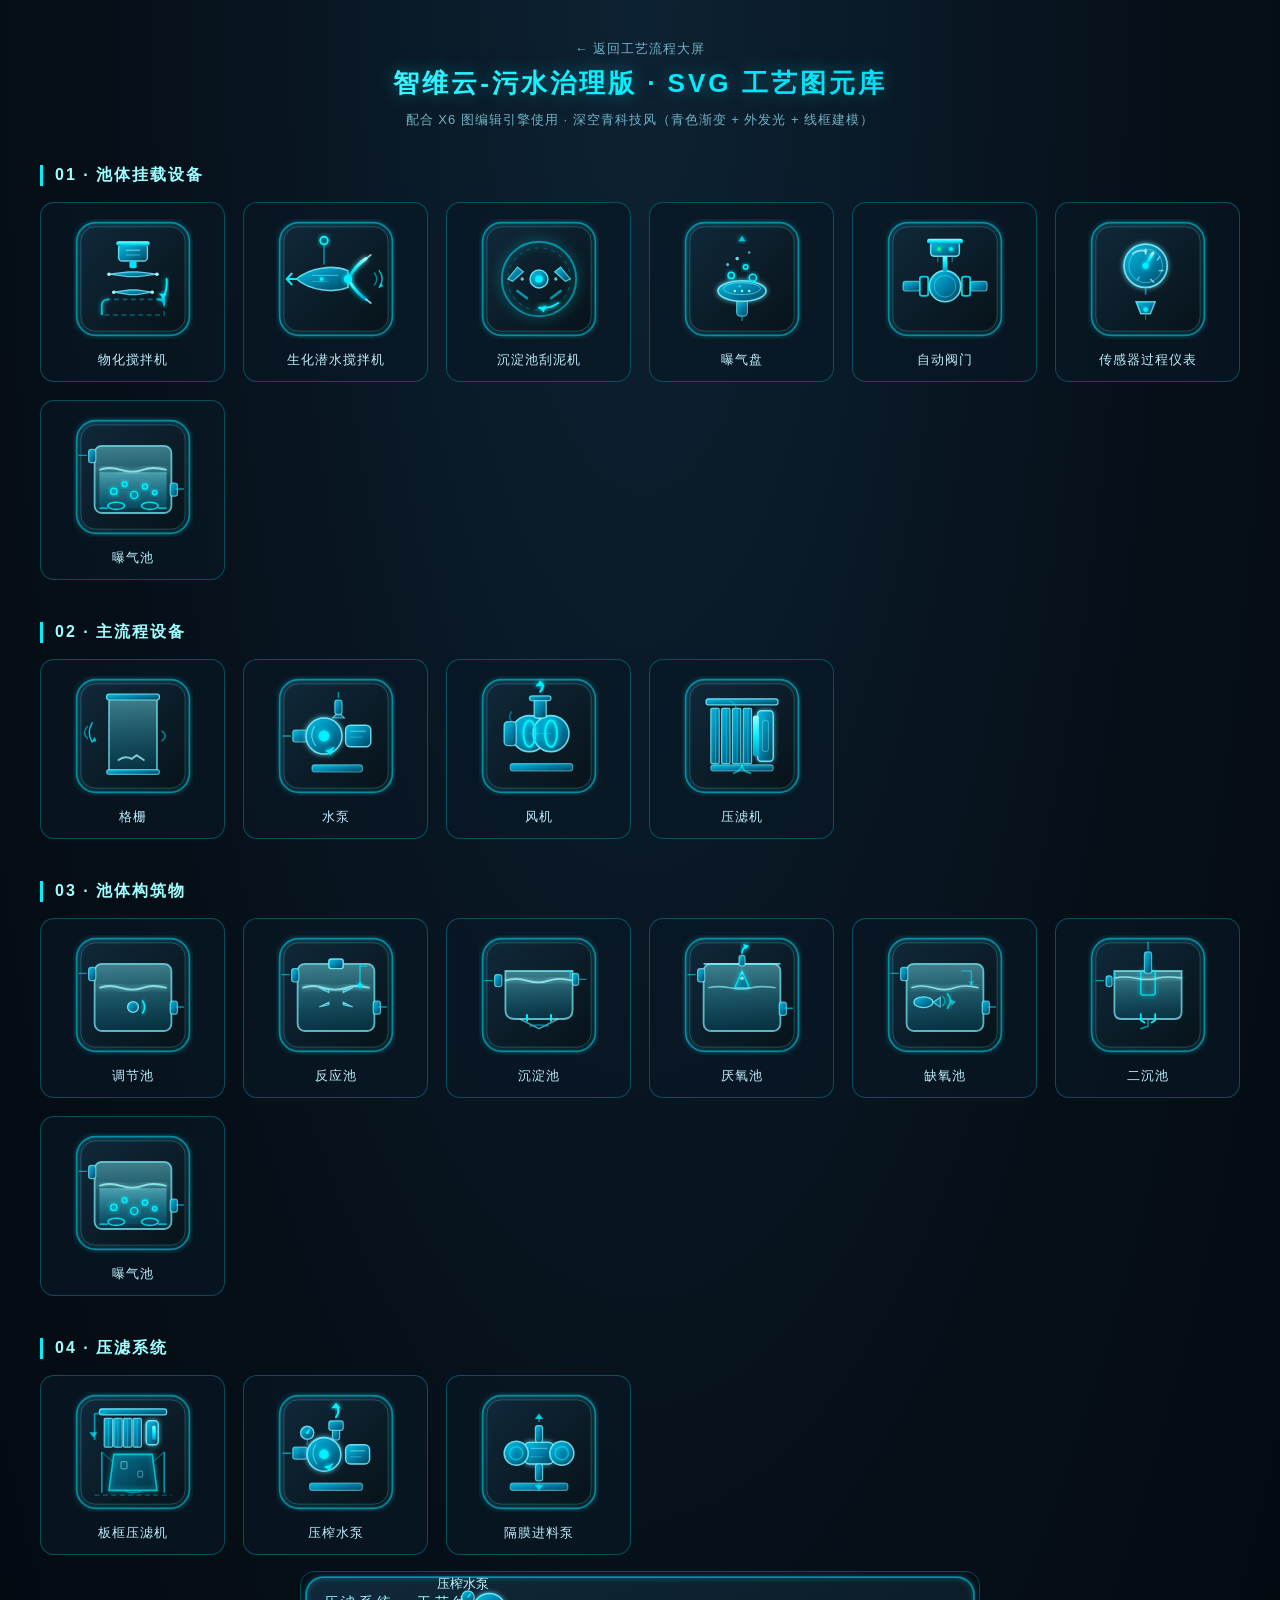
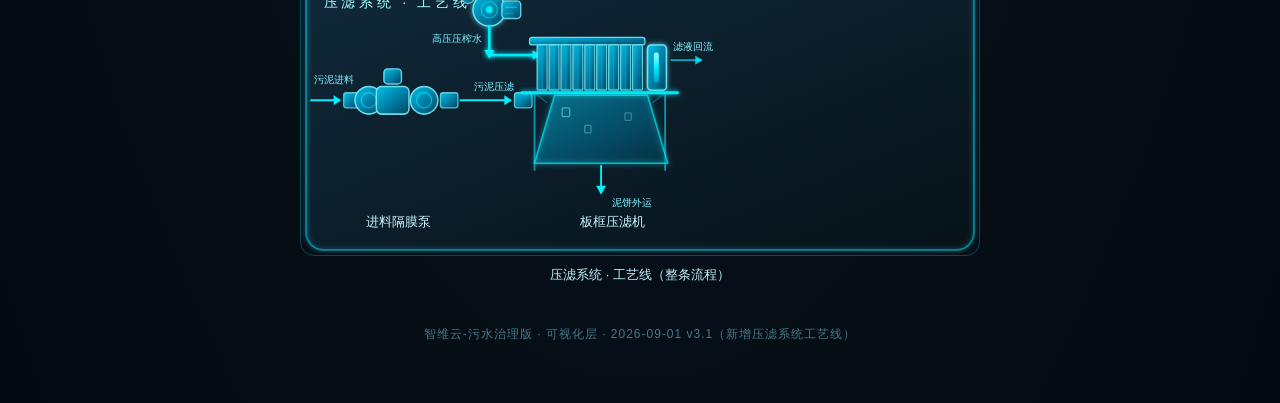
<file: svg/index.html>
<!DOCTYPE html>
<html lang="zh-CN">
<head>
<meta charset="UTF-8">
<meta name="viewport" content="width=device-width, initial-scale=1.0">
<title>智维云-污水治理版 · SVG 工艺图元库</title>
<style>
  * { margin: 0; padding: 0; box-sizing: border-box; }
  body {
    background: radial-gradient(ellipse at 50% 0%, #0d2233 0%, #060f18 60%, #04090f 100%);
    color: #c9f4ff;
    font-family: "Microsoft YaHei", "PingFang SC", sans-serif;
    padding: 40px 24px 60px;
    min-height: 100vh;
  }
  .wrap { max-width: 1200px; margin: 0 auto; }
  header { text-align: center; margin-bottom: 36px; }
  header h1 {
    font-size: 26px; font-weight: 600; letter-spacing: 3px;
    background: linear-gradient(90deg, #9fffff, #00f0ff, #00c2e8);
    -webkit-background-clip: text; -webkit-text-fill-color: transparent;
    text-shadow: 0 0 18px rgba(0,240,255,.35);
    margin-bottom: 10px;
  }
  header p { color: #6fb3c4; font-size: 13px; letter-spacing: 1px; }
  .section { margin-bottom: 42px; }
  .section-title {
    font-size: 16px; font-weight: 600; color: #9fffff;
    padding-left: 12px; margin-bottom: 16px;
    border-left: 3px solid #00f0ff;
    letter-spacing: 2px;
  }
  .grid {
    display: grid;
    grid-template-columns: repeat(auto-fill, minmax(160px, 1fr));
    gap: 18px;
  }
  .card {
    background: rgba(9, 24, 36, .72);
    border: 1px solid rgba(0, 229, 255, .28);
    border-radius: 14px;
    padding: 16px 10px 12px;
    text-align: center;
    transition: transform .18s ease, box-shadow .18s ease;
  }
  .card:hover {
    transform: translateY(-4px);
    box-shadow: 0 8px 24px rgba(0, 240, 255, .22), 0 0 0 1px rgba(0, 240, 255, .5);
  }
  .card img { width: 100%; max-width: 120px; display: block; margin: 0 auto 12px; }
  .card .name { font-size: 13px; color: #bfeefc; letter-spacing: 1px; }
  footer { text-align: center; color: #47788a; font-size: 12px; margin-top: 20px; letter-spacing: 1px; }
</style>
</head>
<body>
<div class="wrap">
  <header>
    <p style="margin-bottom:8px"><a href="/" style="color:#6fb3c4;text-decoration:none">&#8592; 返回工艺流程大屏</a></p>
    <h1>智维云-污水治理版 · SVG 工艺图元库</h1>
    <p>配合 X6 图编辑引擎使用 · 深空青科技风（青色渐变 + 外发光 + 线框建模）</p>
  </header>

  <div class="section">
    <div class="section-title">01 · 池体挂载设备</div>
    <div class="grid">
      <div class="card"><img src="01_池体挂载设备/物化搅拌机.svg" alt="物化搅拌机"><div class="name">物化搅拌机</div></div>
      <div class="card"><img src="01_池体挂载设备/生化潜水搅拌机.svg" alt="生化潜水搅拌机"><div class="name">生化潜水搅拌机</div></div>
      <div class="card"><img src="01_池体挂载设备/沉淀池刮泥机.svg" alt="沉淀池刮泥机"><div class="name">沉淀池刮泥机</div></div>
      <div class="card"><img src="01_池体挂载设备/曝气盘.svg" alt="曝气盘"><div class="name">曝气盘</div></div>
      <div class="card"><img src="01_池体挂载设备/自动阀门.svg" alt="自动阀门"><div class="name">自动阀门</div></div>
      <div class="card"><img src="01_池体挂载设备/传感器过程仪表.svg" alt="传感器过程仪表"><div class="name">传感器过程仪表</div></div>
      <div class="card"><img src="01_池体挂载设备/曝气池.svg" alt="曝气池"><div class="name">曝气池</div></div>
    </div>
  </div>

  <div class="section">
    <div class="section-title">02 · 主流程设备</div>
    <div class="grid">
      <div class="card"><img src="02_主流程设备/格栅.svg" alt="格栅"><div class="name">格栅</div></div>
      <div class="card"><img src="02_主流程设备/水泵.svg" alt="水泵"><div class="name">水泵</div></div>
      <div class="card"><img src="02_主流程设备/风机.svg" alt="风机"><div class="name">风机</div></div>
      <div class="card"><img src="02_主流程设备/压滤机.svg" alt="压滤机"><div class="name">压滤机</div></div>
    </div>
  </div>

  <div class="section">
    <div class="section-title">03 · 池体构筑物</div>
    <div class="grid">
      <div class="card"><img src="03_池体构筑物/调节池.svg" alt="调节池"><div class="name">调节池</div></div>
      <div class="card"><img src="03_池体构筑物/反应池.svg" alt="反应池"><div class="name">反应池</div></div>
      <div class="card"><img src="03_池体构筑物/沉淀池.svg" alt="沉淀池"><div class="name">沉淀池</div></div>
      <div class="card"><img src="03_池体构筑物/厌氧池.svg" alt="厌氧池"><div class="name">厌氧池</div></div>
      <div class="card"><img src="03_池体构筑物/缺氧池.svg" alt="缺氧池"><div class="name">缺氧池</div></div>
      <div class="card"><img src="03_池体构筑物/二沉池.svg" alt="二沉池"><div class="name">二沉池</div></div>
      <div class="card"><img src="01_池体挂载设备/曝气池.svg" alt="曝气池"><div class="name">曝气池</div></div>
    </div>
  </div>

  <div class="section">
    <div class="section-title">04 · 压滤系统</div>
    <div class="grid">
      <div class="card"><img src="04_压滤系统/板框压滤机.svg" alt="板框压滤机"><div class="name">板框压滤机</div></div>
      <div class="card"><img src="04_压滤系统/压榨水泵.svg" alt="压榨水泵"><div class="name">压榨水泵</div></div>
      <div class="card"><img src="04_压滤系统/隔膜进料泵.svg" alt="隔膜进料泵"><div class="name">隔膜进料泵</div></div>
    </div>
    <div style="margin-top:16px;"><img src="04_压滤系统/压滤系统工艺线.svg" alt="压滤系统工艺线" style="width:100%; max-width:680px; display:block; margin:0 auto; border:1px solid rgba(0,229,255,.28); border-radius:14px;"></div>
    <div style="text-align:center; margin-top:10px; color:#bfeefc; font-size:13px;">压滤系统 · 工艺线（整条流程）</div>
  </div>

  <footer>智维云-污水治理版 · 可视化层 · 2026-09-01 v3.1（新增压滤系统工艺线）</footer>
</div>
</body>
</html>
</file>
